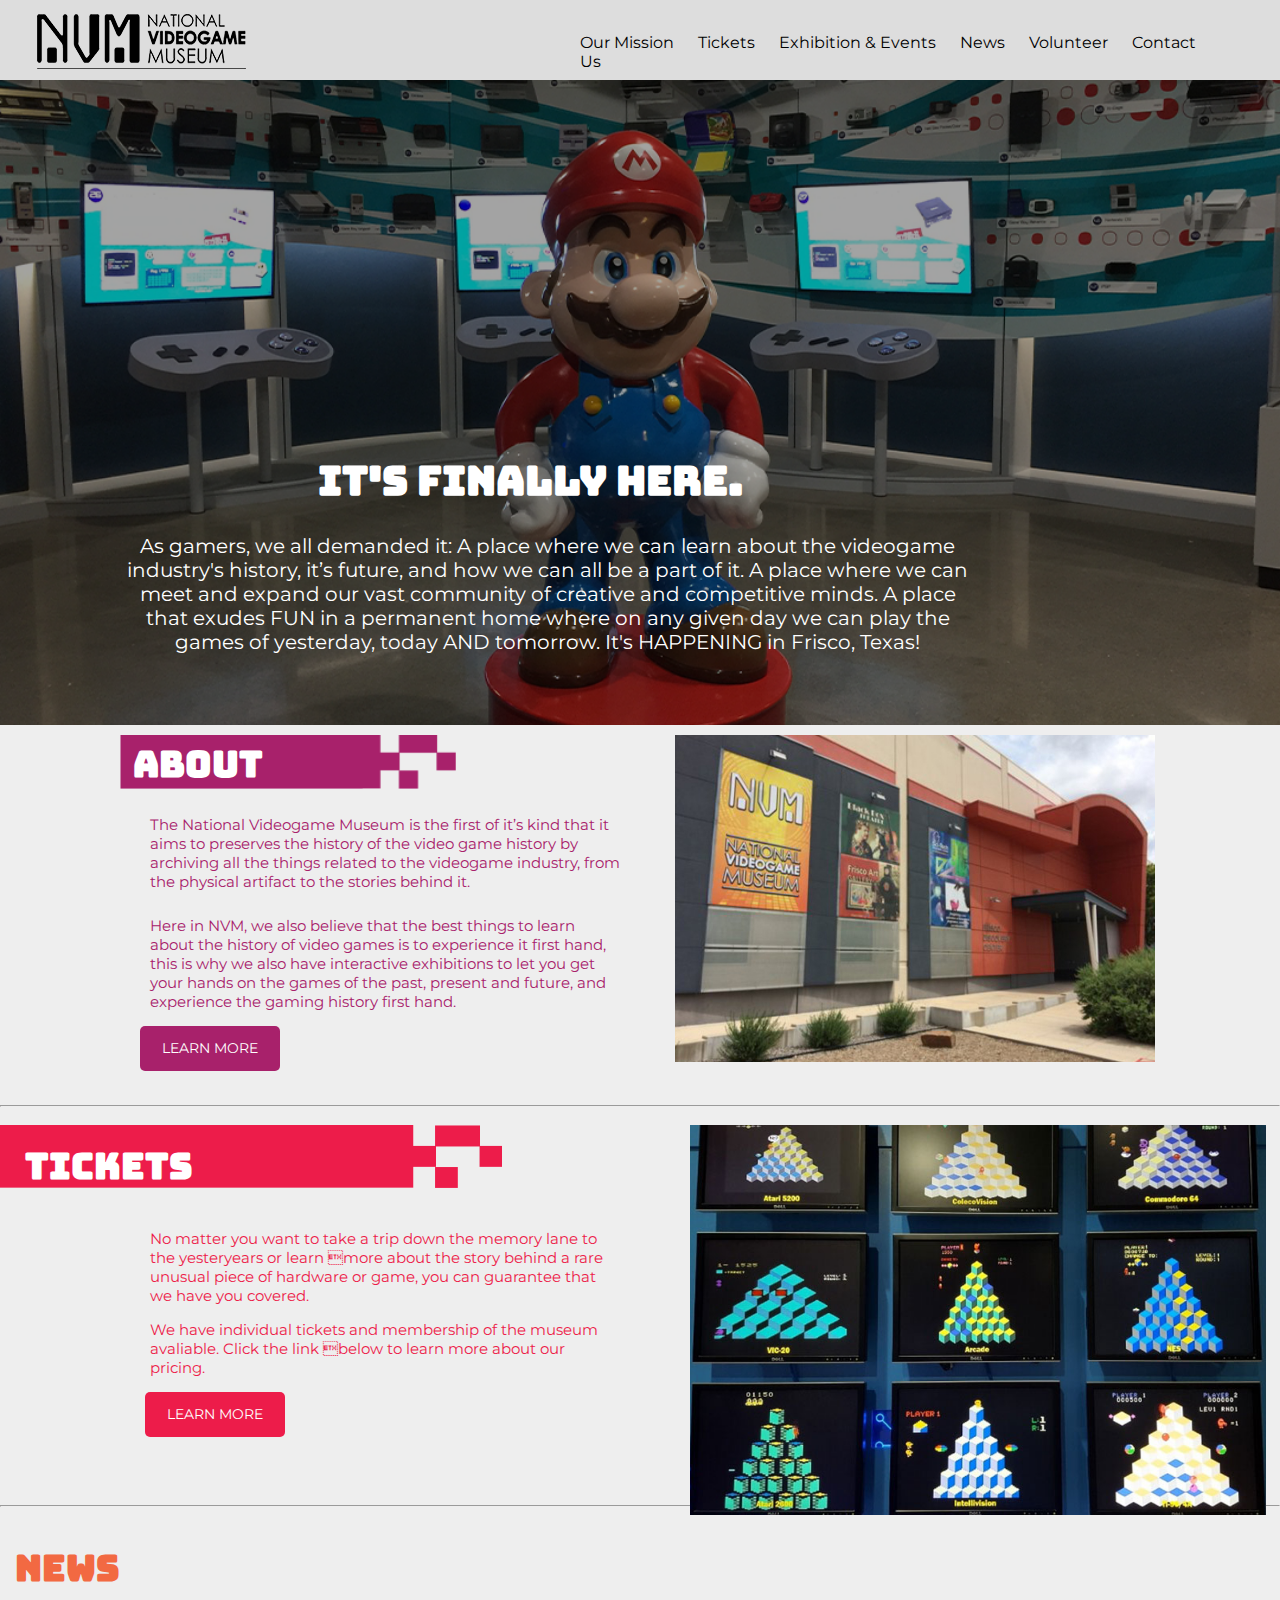
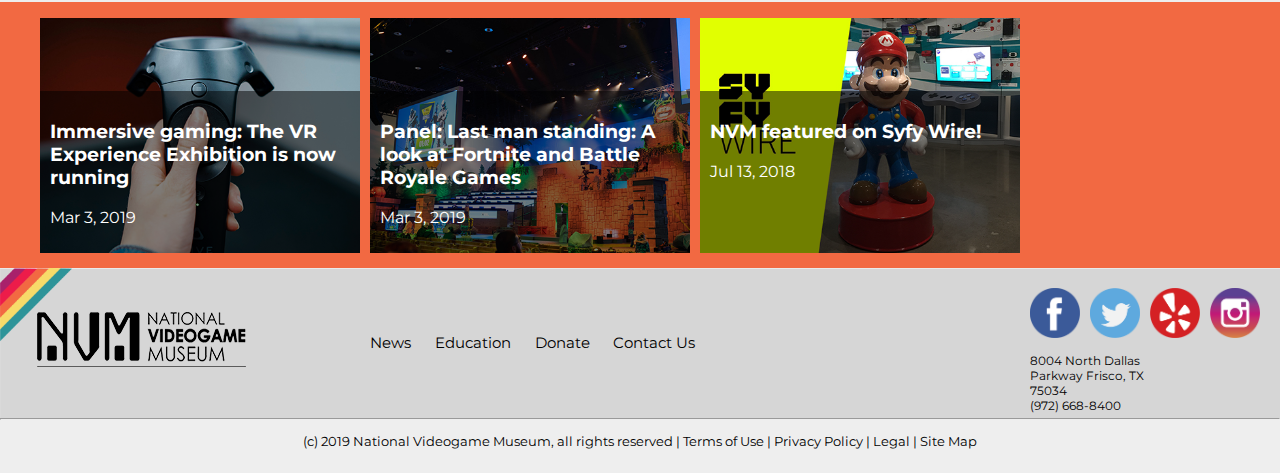
<file: index.html>
<!doctype html>
<html>
<head>
<meta charset="UTF-8">
<link href="css/index_style.css" rel="stylesheet" type="text/css">
<link href="https://fonts.googleapis.com/css?family=Bungee|Montserrat" rel="stylesheet">
<title>www.nvmusa.com/index</title>
</head>

<body>
	<div id="container">
	<!--------------------------HEADER------------------------------->	
	<header>
		<div id="logo">
			<a href="index.html">
				<img src="images/Small_Logo.png" class="bottom" alt="Welcome to NVM!">	
				<img src="images/Small_Logo.png" class="top" alt="Welcome to NVM!">
			</a>
		</div>
		
		<nav>
			<ul>
				<li><a href="our-mission.html">Our Mission</a></li>
				<li><a href="our-mission.html">Tickets</a></li>
				<li><a href="exhibition-and-events.html">Exhibition & Events</a></li>
				<li><a href="news.html">News</a></li>
				<li><a href="volunteer.html">Volunteer</a></li>
				<li><a href="contacts.html">Contact Us</a></li>
			</ul>
		</nav>
	</header>
	<!-----------------------HERO IMAGE------------------------------>
	<div id="hero_image">
		<img src="images/hero-image-tinted.png" alt="header">	
				<div id="heroimage_textbox">
					<h1>It's finally here.</h1>
					<p>As gamers, we all demanded it: A place where we can learn about the videogame industry's history, it’s future, and how we can all be a part of it. A place where we can meet and expand our vast community of creative and competitive minds. A place that exudes FUN in a permanent home where on any given day we can play the games of yesterday, today AND tomorrow. It's HAPPENING in Frisco, Texas! </p>
				</div>
		
		</div>	
		
		
	<!-----------------------about------------------------------------>
		<div id="about">
		
		<div id="about_left">
			<div id="about_textbox">
				<div id="about_banner">
					<img src="images/about_header-07.png">
					<h1>About</h1>
				</div>
				
				<p>The National Videogame Museum is the first of it’s kind that it aims to preserves the history of the video game history by archiving all the things related to the videogame industry, from the physical artifact to the stories behind it. </p>

				<p>Here in NVM, we also believe that the best things to learn about the history of video games is to experience it first hand, this is why we also have interactive exhibitions to let you get your hands on the games of the past, present and future, and experience the gaming history first hand. </p>	
				<a href="#"><div class="button_about">LEARN MORE</div></a>
			</div>
		</div>
		<div id="about_right">
			<div id="about_image">
				<img src="images/nvm-exterior-720x490.jpg" alt="exterior" height="200">
			</div>
		</div>
	</div>
	
	<hr>
	<!-------------------------Tickets-------------------------------->
<div id="tickets">
	<div id="tickets_left">
		
		<div id="tickets_banner">
			<img src="images/tickets_banner.png">
				 <h1>Tickets</h1>
			</div>
		<div id="tickets_textbox">
		  <p>No matter you want to take a trip down the memory lane to the yesteryears or learn more about the story behind a rare unusual piece of hardware or game, you can guarantee that we have you covered. </p>

		  <p>We have individual tickets and membership of the museum avaliable. Click the link below to learn more about our pricing. </p>
			<a href="#"><div class="button_tickets">LEARN MORE</div></a>
		</div>
	</div>	
		<div id="tickets_right">
			<div id="tickets_image">
				<img src="images/same-game-different-console" alt="Same Game, different console">
			</div>			
	 	</div>
</div>
<hr>
	<!-------------------------------------NEWS----------------------------------------------->
	
<div id="news-header">
	<h1>News</h1>
</div>
	<div id="news">
		 <ul style="list-style-type:none;">
			<li>
				<div class="box1">
					<img src="images/vr-exhibition-490x360.jpg" alt="Immersive gaming: The VR Experience Exhibition now running">
					<div class="text1">
						<h3>Immersive gaming: The VR Experience Exhibition is now running</h3> <p>Mar 3, 2019</p>
					</div>
				</div>
			</li>
	
			<li>
				<div class="box2">
					<img src="images/Fortnite-490x360.jpg" alt="Panel: Last man standing: A look at Fortnite and Battle Royale Games">
					<div class="text2">
						<h3>Panel: Last man standing: A look at Fortnite and Battle Royale Games</h3> <p>Mar 3, 2019</p>
					</div>
				</div>
			</li>
	
			<li>
				<div class="box3">
					<img src="images/Featured-on-Syfy-Wire-490x360.jpg" alt="NVM featured on Syfy Wire!">
					<div class="text3">  
						<h3>NVM featured on Syfy Wire! </h3>
						<p>Jul 13, 2018</p>
					</div>
				
				</div>
			</li>
	  </ul>
</div> 
	<!-------------------------------Footer--------------------------------->
<footer>
	<div id="left_footer">
		<div id="footer_logo">
		<a href="index.html">
		<img src="images/Small_Logo.png" alt="Back to the homepage">
		</a>
	</div>
	</div>	
	
	<div id="middle_footer">
			
		<div id="footer_links">
			<ul>
				<li><a href="news.html">News</a></li>
				<li><a href="education.html">Education</a></li>
				<li><a href="donate.html">Donate</a></li>
				<li><a href="contacts.html">Contact Us</a></li>
			</ul>
		</div>
		
		</div>
	<div id="right_footer">
		<div id="social">
			<div id="facebook">
				<img src="images/facebook_icon.png" width="30">
			</div>
			
			<div id="twitter">
				<img src="images/twitter_icon.png">
			</div>
			
			<div id="yelp">
				<img src="images/yelp_icon.png">
			</div>
			
			<div id="instagram">
				<img src="images/instagram_icon.png">
			</div>
		</div>
		<div id="address">
			<p>
				8004 North Dallas Parkway
				Frisco, TX 75034<br>
				(972) 668-8400
			</p>
		</div>
	</div>
</footer>	
		<hr>
		<div id="legal">
			<p>(c) 2019 National Videogame Museum, all rights reserved | Terms of Use | Privacy Policy | Legal | Site Map</p></div>
		
	</div>
</body>
</html>
</file>
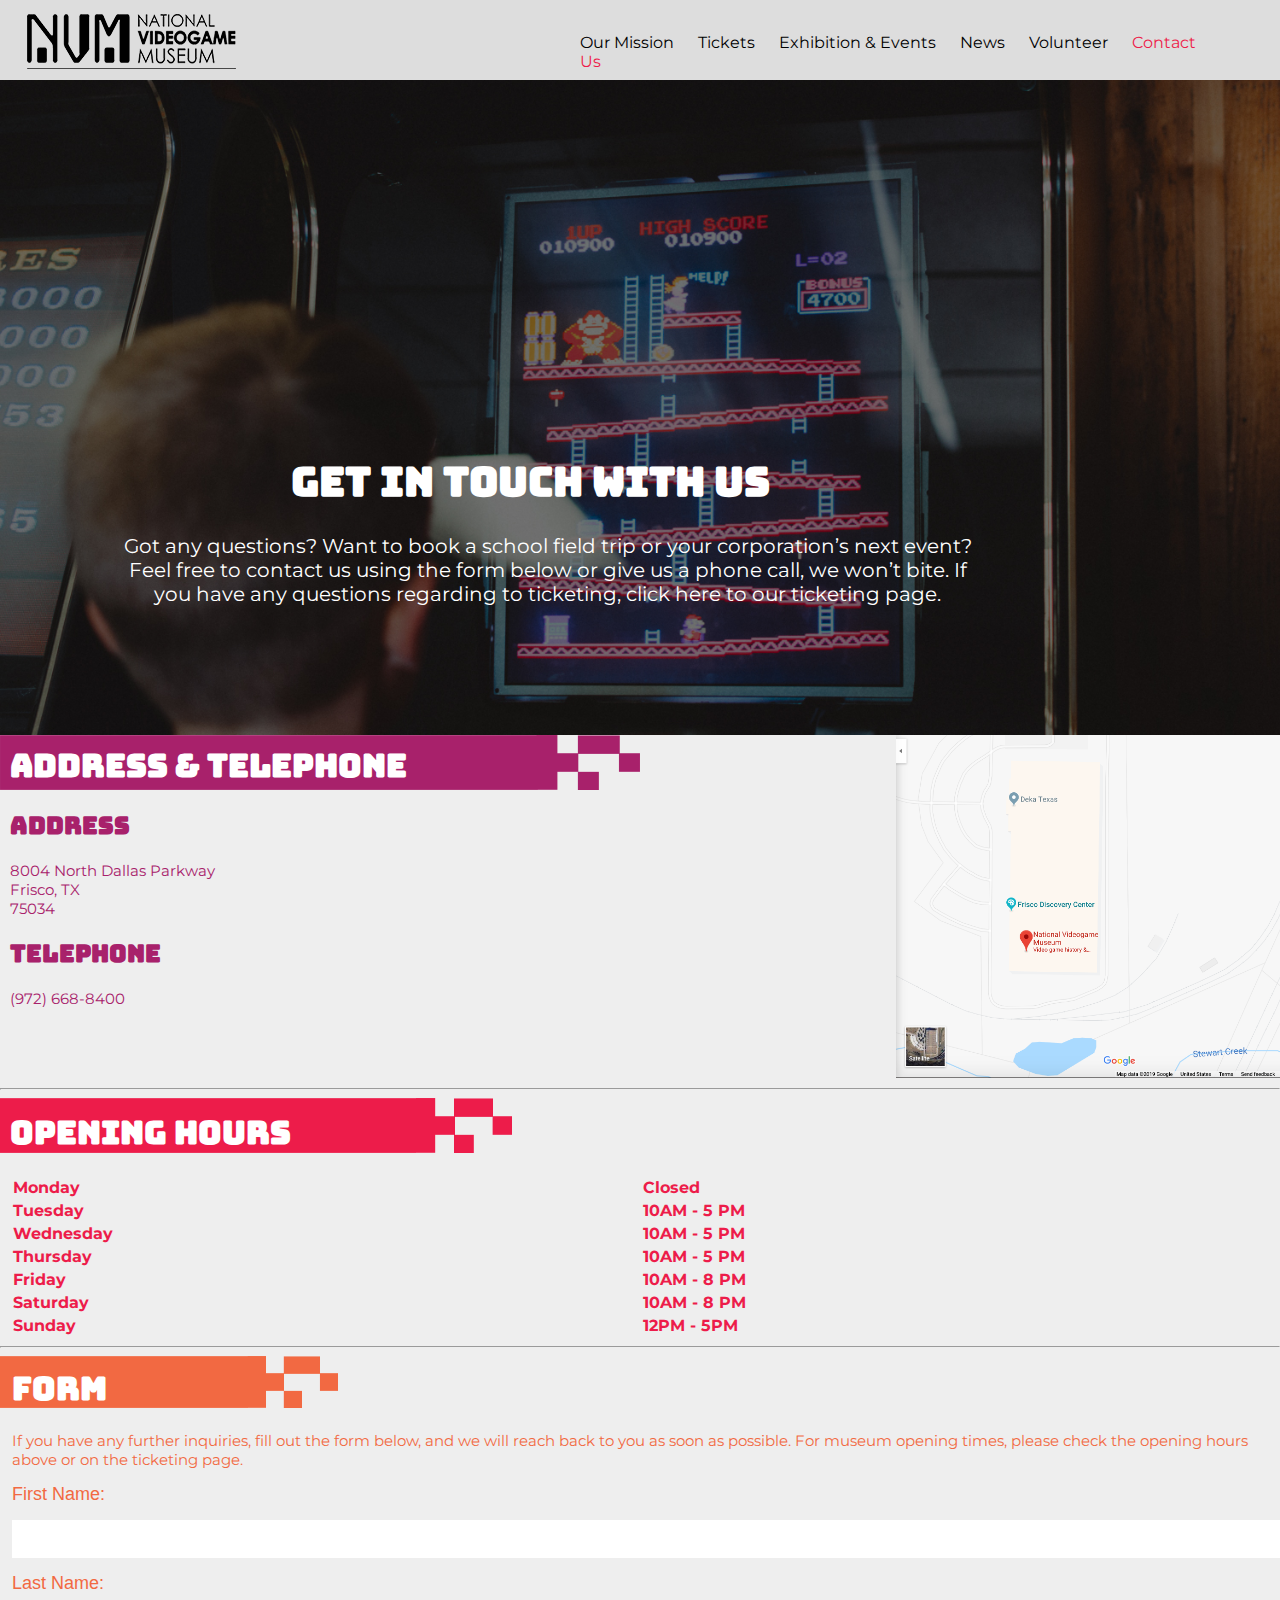
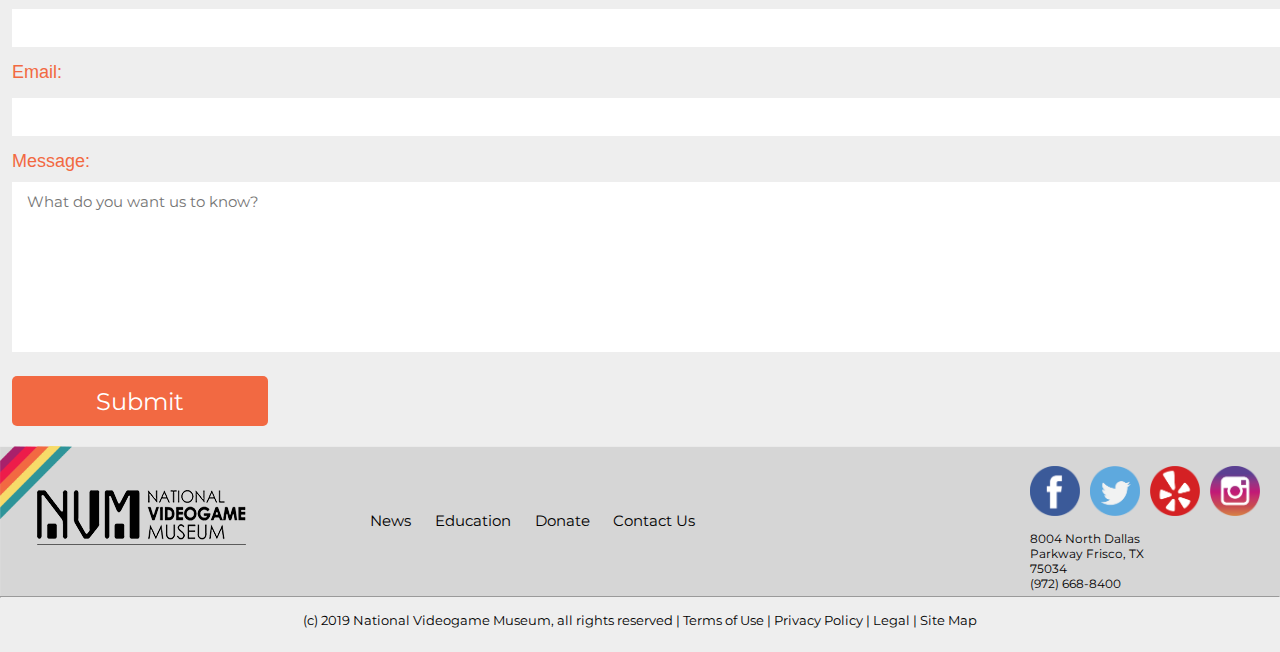
<file: contacts.html>
<!doctype html>
<html>
<head>
<meta charset="UTF-8">
<link href="css/contacts.css" rel="stylesheet" type="text/css">
<link href="https://fonts.googleapis.com/css?family=Bungee|Montserrat" rel="stylesheet">
<title>Contacts</title>
</head>
	
	<body>
	<div id="container">
	<!--------------------------HEADER------------------------------->	
	<header>
		<div id="logo">
			<a href="index.html">
			<img src="images/Small_Logo.png" class="bottom" alt="Welcome to NVM!">
			<img src="images/Small_Logo.png" class="top" alt="Welcome to NVM!">
			</a>
		</div>
		
		<nav>
			<ul>
				<li><a href="our-mission.html">Our Mission</a></li>
				<li><a href="our-mission.html">Tickets</a></li>
				<li><a href="exhibition-and-events.html">Exhibition & Events</a></li>
				<li><a href="news.html">News</a></li>
				<li><a href="volunteer.html">Volunteer</a></li>
				<li><a href="contact.html" class="active">Contact Us</a></li>
			</ul>
		</nav>
	</header>
		
	<!--------------------------------Hero Image------------------------------------>
		
		<div id="hero_image">
		<img src="images/hero-image-contacts.jpg" alt="header">	
				<div id="heroimage_textbox">
					<h1>Get in touch with us</h1>
					<p>Got any questions? Want to book a school field trip or your corporation’s next event? Feel free to contact us using the form below or give us a phone call, we won’t bite. If you have any questions regarding to ticketing, click here to our ticketing page. </p>
				</div>
		</div>	
	<!--------------------------------Address & Telephone------------------------------------>
		<div id="address-and-telephone">
			<div id="address-and-telephone-left">
					<div id="address-and-telephone-banner">
						<img src="images/address-and-telephone-banner.png">
						<h1>Address & Telephone</h1>
					</div>
					
					<div id="address-and-telephone-textbox">
						<h2>Address</h2>
						<p>8004 North Dallas Parkway<br>
						Frisco, TX <br>
						75034</p>
						
						<h2>Telephone</h2>
						<p>(972) 668-8400</p>
					</div>	
				</div>
			<div id="address-and-telephone-right">
				<img src="images/map.png">
			</div>
		</div>
		<hr>
		
		<!-------------Opening Hours----------------->
		<div id="opening-hours">
			<div id="opening-hours-banner">
				<img src="images/opening-hours-banner.png">
				<h1>Opening Hours</h1>
			</div>
			<table id="opening-hours-table">
				<tr>
					<th>Monday</th>
					<th>Closed</th>
				</tr>
				<tr>
					<th>Tuesday</th>
					<th>10AM - 5 PM</th>
				</tr>
				<tr>
					<th>Wednesday</th>
					<th>10AM - 5 PM</th>
				</tr>
				<tr>
					<th>Thursday</th>
					<th>10AM - 5 PM</th>
				</tr>
				<tr>
					<th>Friday</th>
					<th>10AM - 8 PM</th>
				</tr>
				<tr>
					<th>Saturday</th>
					<th>10AM - 8 PM</th>
				</tr>
				<tr>
					<th>Sunday</th>
					<th>12PM - 5PM</th>
				</tr>
			</table>
		</div>
		<hr>
		
		<!---------Form--------->
		<div id="form">
			<div id="form-header">
				<img src="images/form-banner.png">
				<h1>Form</h1>
			</div>
			<div id="form-text">
				<p>If you have any further inquiries, fill out the form below, and we will reach back to you as soon as possible. For museum opening times, please check the opening hours above or on the ticketing page.</p>
			</div>
			<div id="form-fill">
				<form action="/submission.php">
					<label for="fname">First Name:</label><br>
						<input type="text" name="firstname"><br>
					<label for="lname">Last Name:</label><br>
						<input type="text" name="lastname"><br>
					<label for="email">Email:</label><br>
						<input type="text" name="email"><br>
					<label for="message">Message:</label><br>
						<textarea id="message" name="message" placeholder="What do you want us to know?"></textarea>
					<input type="submit" value="Submit">	
			  </form>
			</div>
		</div>
			<!-------------------------------Footer--------------------------------->
<footer>
	<div id="left_footer">
		<div id="footer_logo">
		<a href="index.html">
		<img src="images/Small_Logo.png" class="bottom" alt="Back to the homepage">
		</a>
	</div>
	</div>	
	
	<div id="middle_footer">
			
		<div id="footer_links">
			<ul>
				<li><a href="news.html">News</a></li>
				<li><a href="education.html">Education</a></li>
				<li><a href="donate.html">Donate</a></li>
				<li><a href="contact.html">Contact Us</a></li>
			</ul>
		</div>
		
		</div>
	<div id="right_footer">
		<div id="social">
			<div id="facebook">
				<a href="https://www.facebook.com/nvmusa/">
					<img src="images/facebook_icon.png" width="30">
				</a>
			</div>
			
			<div id="twitter">
				<img src="images/twitter_icon.png">
			</div>
			
			<div id="yelp">
				<img src="images/yelp_icon.png">
			</div>
			
			<div id="instagram">
				<img src="images/instagram_icon.png">
			</div>
		</div>
		<div id="address">
			<p>
				8004 North Dallas Parkway
				Frisco, TX 75034<br>
				(972) 668-8400
			</p>
		</div>
	</div>
</footer>	
		<hr>
		<div id="legal">
			<p>(c) 2019 National Videogame Museum, all rights reserved | Terms of Use | Privacy Policy | Legal | Site Map</p></div>
	</div>	
</body>
</html>
</file>
<file: css/index_style.css>
@charset "UTF-8";
/* CSS Document */

#container{
	width:100%;
	height:auto;
	margin:0 auto;/*TBRL*/
	
}

body{
	background-color:#eeeeee;
	margin:0;
	padding:0;
}

#logo{
	width:222px;
	height:80px;
	float:left;
	margin-left:20px;
}

#logo img{
	width:222px;
	height:80px;
	position:absolute;
	margin-left:0px;
	margin-top:0;
	transition: all 0.5s ease-in-out;	
	-webkit-transition: all 0.5s ease-in-out;
	-moz-transition: all 0.5s ease-in-out;
}

#logo img.bottom{
	width:222px;
	height:80px;
	position:absolute;
	opacity:0.5;
}

#logo img.top:hover{opacity:0;}

header{
		width:100%;
		height:80px;
		float:center;
		padding:0 0 0 10px;
		background-color:#DDDDDD;
	}

nav{
	width:700px;
	height:22px;
	float:right;
	background-color:light-blue;
	margin-right:30px;
	margin-top:30px;
	margin-left:30px;
}


nav ul{
	list-style-type:none;
	padding:3px 20px;
	height:auto;
	margin-top:0;
}

nav li{
	display:inline;
	padding-right:20px;
	font-family:'Montserrat', sans-serif;
	font-size:16px;
}

nav a{
	color:#000000;
	text-decoration:none;
}

nav a:hover{
	color:#A504C7;
	text-decoration:none;	
}


#hero_image{
	width:100%;
	height:645px;
	float:left;
}

#hero_image img{
	width:100%;
	height:auto;
}

#hero_image img{
	width:100%;
	position:relative;
	z-index:-1;
}

#heroimage_textbox{
	width:1050px;
	height:200px;
	/*float:right;*/
	text-align:center;
	margin-top:-400px; /*Up and Left margin are negative*/
	margin-right:100px;
}

#heroimage_textbox h1{
	font-family:'Bungee', cursive;
	color:white;
	text-align:center;
	font-size:40px;
	margin-top:-100px;
	margin-left:10px;
}

#heroimage_textbox p{
	font-family:'Montserrat', sans-serif;
	color:white;
	text-align:center;
	font-size:20px;
	margin-top:25px;
	margin-left:120px;
	margin-bottom:0px;
	margin-right:75px;
}
#about{
	width:100%;
	height:380px;
	float:left;
	background-color:#eeeeee;
}

#about_left{
	width:50%;
	height:360px;
	float:left;
	background-color:#eeeeee;
}

#about_textbox{
	width:480px;
	height:360px;
	float:right;
	margin:10px 20px 0px 10px;
	/*background-color:gray;*/
}

#about_banner{
	width:100%;
	height:55px;
	margin-left:-20px;
}

#about_banner img{
	width:70%;
	height:auto;
	position:relative;
}

#about_banner h1{
	font-family:'Bungee', cursive;
	position:relative;
	color:#ffffff;
	text-align:left;
	font-size:36px;
	margin-top:-53px;
	margin-left:13px;
}

#about_textbox p{
	font-family:'Montserrat', sans-serif;
	color:#a8216b;
	font-size:15px;
	margin-top:25px;
	margin-bottom:15px;
	margin-left:10px;
}

#about .button_about{
	width:120px;
	height:25px;
	line-height:25px;
	margin: 0 auto;
	/*border:3px solid #b23133;*/
	clear:both;
	float:left;
	background-color:#a8216b;
	font-family:'Montserrat', sans-serif;
	font-size:14px;
	padding:10px;
	text-align:center;
	color:white;
	border-radius:5px;
}

#about .button_about:hover{
	width:120px;
	height:25px;
	line-height:25px;
	border:1px solid #a8216b;
	margin: 0 auto;
	clear:both;
	float:left;
	background-color:white;
	font-family:'Montserrat', sans-serif;
	font-size:14px;
	padding:10px;
	text-align:center;
	color:#a8216b;
	border-radius:5px;
	-webkit-transition:all 0.5s ease 0s;
	-moz-transition:all 0.5s ease 0s;
}

#about_right{
	width:50%;
	height:380px;
	float:right;
	background-color:#eeeeee;
}

#about_image{
	width:600px;
	height:350px;
	float:left;
	margin-top:10px;
	margin-left:35px;
}

#about_image img{
	width:80%;
	height:auto;
}

#tickets{
	width:100%;
	height:380px;
	float:left;
	background-color:#eeeeee;
	margin-top:10px;
}

#tickets_banner{
	width:100%;
	height:auto;
	float:left;
	margin-left:-10px;
	/*background-color:blue;*/
}

#tickets_banner img{
	width:80%;
	height:auto;
	position:relative;
	/*z-index:-1;*/
}

#tickets_banner h1{
	font-family:'Bungee', cursive;
	color:#ffffff;
	text-align:left;
	font-size:36px;
	position:relative;
	z-index:1;
	margin-top:-50px;
	margin-left:35px;
}


#tickets_left{
	width:50%;
	height:300px;
	float:left;
	/*background-color:red;*/
}

#tickets_textbox{
	width:500px;
	height:360px;
	float:right;
	margin:0 20px 0 5px;
	/*background-color:yellow;*/
	clear:both; /**/
}


#tickets_textbox p{
	font-family:'Montserrat', sans-serif;
	color:#ed1c4a;
	font-size:15px;
	margin-bottom:15px;
	margin-left:30px;
}

#tickets_textbox .button_tickets{
	width:120px;
	height:25px;
	line-height:25px;
	margin: 0 auto;
	/*border:3px solid #b23133;*/
	clear:both;
	float:left;
	background-color:#ed1c4a;
	font-family:'Montserrat', sans-serif;
	font-size:14px;
	padding:10px;
	text-align:center;
	color:white;
	border-radius:5px;
	margin-left:25px;
}

#tickets_textbox .button_tickets:hover{
	width:120px;
	height:25px;
	line-height:25px;
	border:1px solid #ed1c4a;
	margin: 0 auto;
	clear:both;
	float:left;
	background-color:white;
	font-family:'Montserrat', sans-serif;
	font-size:14px;
	padding:10px;
	text-align:center;
	color:#ed1c4a;
	border-radius:5px;
	-webkit-transition:all 0.5s ease 0s;
	-moz-transition:all 0.5s ease 0s;
	margin-left:25px;
}

#tickets_right{
	width:50%;
	height:300px;
	float:right;
	background-color:#eeeeee;
}

#tickets_image{
	width:90%;
	height:190px;
	float:left;
	margin-top:0px;
	margin-left:50px;
	margin-bottom:30px;
}

#tickets_image img{
	width:100%;
	height:auto;
	/*width:80%;
	height:auto;
	float:left;
	/*margin-top:-175px;
	margin-left:-680px;*/
}

#news-header{
	width:100%;
	height:auto;
	float:left;
	background-color:#eeeeee;
	display: inline-block;
	padding: 5px 0 10px 0;
}

#news-header h1{
	font-family:'Bungee', cursive;
	color:#f26942;
	text-align:left;
	font-size:36px;
	margin-bottom:0px;
	margin-left:15px;
}

#news{
	width:100%;
	height:auto;
	float:left;
	background-color:#F26942;
}

.box1, .box2, .box3{
	position:relative;
	width:320px;
	height:230px;
	background-color:#287051;
}

.box1 img, .box2 img, .box3 img{
	width:320px;
	height:auto;
	vertical-align:middle;
}

.text1 h3, .text2 h3, .text3 h3{
	font-family:'Montserrat',sans-serif;
	color:white;
	text-align:left;
} 

.text1 p, .text2 p, .text3 p{
	font-family:'Montserrat',sans-serif;
	color:white;
	text-align:left;
} 

.text1, .text2{
	position: relative;
  bottom: 162px;
  background: rgb(0, 0, 0); /* Fallback color */
  background: rgba(0, 0, 0, 0.5); /* Black background with 0.5 opacity */
  color: #f1f1f1;
  width: 93.6%;
  padding: 10px;
}

.text3{
	position: relative;
  bottom: 162px;
  background: rgb(0, 0, 0); /* Fallback color */
  background: rgba(0, 0, 0, 0.5); /* Black background with 0.5 opacity */
  color: #f1f1f1;
  width: 93.6%;
	height:142px;
  padding: 10px;
}


#news li{
	display:inline;
	float:left;
	padding:0;
	width:330px;
	height:250px;
	margin-top:0;
}

/*Footer*/
footer{
	width:100%;
	height:150px;
	float:left;
	background-image:url("../images/Footer_Background.png");
	background-size:cover;
}

#left_footer{
	width:25%;
	height:150px;
	/*background-color:red;*/
	float:left;
}

#middle_footer{
	width:50%;
	height:150px;
	float:left;
}

#middle_footer ul{
	list-style-type:none;
	padding:50px 20px 0px 20px;
	height:auto;
	margin-left:20px;
	font-size:15px;
}

#middle_footer li{
	display:inline;
	padding:0px 10px 0px 10px;
	font-family:'Montserrat', sans-serif;
	margin-top:10px;
	text-align:center;
}

#middle_footer a{
	color:#000000;
	text-decoration:none;
}

#middle_footer a:hover{
	color:#A504C7;
	text-decoration:none;	
}


#right_footer{
	width:25%;
	height:150px;
	/*background-color:green;*/
	float:right;
}
#footer_logo{
	width:100%;
	height:auto;
	float:left;
	margin: 30px 0px 0px 30px;
}

#social{
	width:230px;
	height:50px;
	float:right;
	margin-top:20px;
	margin-right:20px;
}

#facebook{
	width:50px;
	height:50px;
	float:left;
	margin-right:10px;
}

#facebook img{
	width:50px;
	height:50px;
}

#twitter{
	width:50px;
	height:50px;
	margin-right:10px;
	float:left;
}

#twitter img{
	width:50px;
	height:50px;
}

#yelp{
	width:50px;
	height:50px;
	margin-right:10px;
	float:left;
}

#yelp img{
	width:50px;
	height:50px;
}

#instagram{
	width:50px;
	height:50px;
	margin-left:0px;
	float:left;
}

#instagram img{
	width:50px;
	height:50px;
}
#address{
	width:235px;
	height:90px;
	/*background-color:darkgoldenrod;*/
	float:right;
	margin-top:10px;
	margin-right:0px;
}

#address p{
	margin-top:0px;
	font-family:'Montserrat', sans-serif;
	font-size:12px;
	width:150px;
	float:right;
	margin-top:5px;
	margin-right:100px;
}


#legal{
	width:100%;
	height:40px;
}

#legal{
	text-align:center;
	font-family:'Montserrat', sans-serif;
	font-size:10pt;
	/*padding:2px 5px 2px 5px;*/
	margin-top:10px;
}
</file>
<file: css/contacts.css>
@charset "UTF-8";
/* CSS Document */

#container{
	width:100%;
	height:auto;
	margin:0 auto;/*TBRL*/
	
}

body{
	background-color:#eeeeee;
	margin:0;
	padding:0;
}

#logo{
	width:222px;
	height:80px;
	float:left;
	background-color:none;
	margin-left:10px;
}

#logo img{
	width:222px;
	height:80px;
	position:absolute;
	margin-left:0px;
	margin-top:0;
	transition: all 0.5s ease-in-out;	
	-webkit-transition: all 0.5s ease-in-out;
	-moz-transition: all 0.5s ease-in-out;
}

#logo img.bottom{
	width:222px;
	height:80px;
	position:absolute;
	opacity:0.5;
}

#logo img.top:hover{opacity:0;}

header{
		width:100%;
		height:80px;
		float:center;
		padding:0 0 0 10px;
		background-color:#DDDDDD;
	}

nav{
	width:700px;
	height:22px;
	float:right;
	background-color:light-blue;
	margin-right:30px;
	margin-top:30px;
	margin-left:30px;
}


nav ul{
	list-style-type:none;
	padding:3px 20px;
	height:auto;
	margin-top:0;
}

nav li{
	display:inline;
	padding-right:20px;
	font-family:'Montserrat', sans-serif;
	font-size:16px;
}

nav a{
	color:#000000;
	text-decoration:none;
}

nav a:hover{
	color:#A504C7;
	text-decoration:none;	
}

nav a.active{color:#ed1c4a;
}

#hero_image{
	width:100%;
	height:645px;
	float:left;
}

#hero_image img{
	width:100%;
	height:auto;
}

#hero_image img{
	width:100%;
	position:relative;
	z-index:-1;
}

#heroimage_textbox{
	width:1050px;
	height:200px;
	/*float:right;*/
	text-align:center;
	margin-top:-400px; /*Up and Left margin are negative*/
	margin-right:100px;
}

#heroimage_textbox h1{
	font-family:'Bungee', cursive;
	color:white;
	text-align:center;
	font-size:40px;
	margin-top:-100px;
	margin-left:10px;
}

#heroimage_textbox p{
	font-family:'Montserrat', sans-serif;
	color:white;
	text-align:center;
	font-size:20px;
	margin-top:25px;
	margin-left:120px;
	margin-bottom:0px;
	margin-right:75px;
}

/*Address and Telephone*/

#address-and-telephone{
	width:100%;
	height:auto;
	float:left;
	margin:10px 0px;
}

#address-and-telephone-left{
	width:50%;
	height:auto;
	float:left;
	background-color:#eeeeee;
}

#address-and-telephone-banner{
	width:100%;
	height:55px;
}

#address-and-telephone-banner img{
	width:100%;
	height:55px;
	margin-left:0px;
}

#address-and-telephone-banner h1{
	font-family:'Bungee', cursive;
	color:#ffffff;
	text-align:left;
	font-size:32px;
	margin-top:-50px;
	margin-left:10px;
	z-index:1;
}

#address-and-telephone-textbox{
	margin-left:10px;
}

#address-and-telephone-textbox h2{
	font-family:'Bungee', cursive;
	color:#a8216b;
	text-align:left;
	font-size:24px;
	z-index:1;
}

#address-and-telephone-textbox p{
	font-family:'Montserrat', sans-serif;
	color:#a8216b;
	font-size:15px;
	margin-bottom:15px;
}

#address-and-telephone-right{
	width:50%;
	height:auto;
	float:right;
	background-color:#eeeeee;
}

#address-and-telephone-right img{
	width:60%;
	height:auto;
	float:right;
}

/*Opening Hours*/

#opening-hours{
	width:100%;
	height:auto;
}
#opening-hours-banner img{
	width:40%;
	height:auto;
	margin-left:0px;
}

#opening-hours-banner h1{
	font-family:'Bungee', cursive;
	color:#ffffff;
	text-align:left;
	font-size:32px;
	margin-top:-46px;
	margin-left:10px;
}

#opening-hours-table{
	width:100%;
	height:auto;
	margin-left:10px;
	
}
#opening-hours-table th{
	font-family:'Montserrat', sans-serif;
	text-align:left;
	color:#ed1c4a;
}

/*Form*/

#form{
	width:100%;
	height:auto;
	float:left;
	margin-bottom:10px;
	margin-left:12px;
}

#form-header img{
	width:27%;
	height:auto;
	margin-left:-20px;
}

#form-header h1{
	font-family:"Bungee", cursive;
	color:#ffffff;
	align:left;
	font-size:32px;
	margin-top:-45px;
	margin-left:0px;
}

#form-text p{
	font-family:"Montserrat", sans-serif;
	color:#f26942;
	align:left;
	font-size:15px;
}

input[type=text]{
	width:100%;
	padding:10px 15px;
	margin:15px 0;
	text-align:left;
	border:none;
	font-family:'Montserrat', sans-serif;
	font-size:14px;
}

/*
input[name="firstname,lastname"]{
	width:50%;
	padding:10px 15px;
	margin:5px 0;
	text-align:left;
	font-family:'Montserrat', sans-serif;
	font-size:14px;
}*/

label{
	font-family:"Montserrat-semibold", sans-serif;
	padding:15px 0px;
	font-size:18px;
	color:#f26942;
}

textarea{
	width:100%;
	height:150px;
	padding:10px 15px;
	margin:10px 0;
	border:none;
	font-family:'Montserrat', sans-serif;
	font-size:15px;
}

input[type=submit]{
	width:20%;
	height:50px;
	background-color:#f26942;
	color:white;
	font-family:'Montserrat', sans-serif;
	font-size:24px;
	margin:10px 0;
	border:none;
	border-radius:5px;
	cursor:pointer;
}

input[type=submit]:hover{
	background-color:white;
	color:#f26942;
	font-family:'Montserrat', sans-serif;
	padding:10px;
	text-align:center;
	margin:10px 0;
	border-color:#f26942;
	-webkit-transition:all 0.5s ease 0s;
	-moz-transition:all 0.5s ease 0s;
}


/*Footer*/
footer{
	width:100%;
	height:150px;
	float:left;
	background-image:url("../images/Footer_Background.png");
	background-size:cover;
}

#left_footer{
	width:25%;
	height:150px;
	/*background-color:red;*/
	float:left;
}

#middle_footer{
	width:50%;
	height:150px;
	float:left;
}

#middle_footer ul{
	list-style-type:none;
	padding:50px 20px 0px 20px;
	height:auto;
	margin-left:20px;
	font-size:15px;

}

#middle_footer li{
	display:inline;
	padding:0px 10px 0px 10px;
	font-family:'Montserrat', sans-serif;
	margin-top:10px;
	text-align:center;
}

#middle_footer a{
	color:#000000;
	text-decoration:none;
}

#middle_footer a:hover{
	color:#A504C7;
	text-decoration:none;	
}


#right_footer{
	width:25%;
	height:150px;
	/*background-color:green;*/
	float:right;
}
#footer_logo{
	width:100%;
	height:auto;
	float:left;
	margin: 30px 0px 0px 30px;
}

#social{
	width:230px;
	height:50px;
	float:right;
	margin-top:20px;
	margin-right:20px;
}

#facebook{
	width:50px;
	height:50px;
	float:left;
	margin-right:10px;
}

#facebook img{
	width:50px;
	height:50px;
}

#twitter{
	width:50px;
	height:50px;
	margin-right:10px;
	float:left;
}

#twitter img{
	width:50px;
	height:50px;
}

#yelp{
	width:50px;
	height:50px;
	margin-right:10px;
	float:left;
}

#yelp img{
	width:50px;
	height:50px;
}

#instagram{
	width:50px;
	height:50px;
	margin-left:0px;
	float:left;
}

#instagram img{
	width:50px;
	height:50px;
}
#address{
	width:235px;
	height:90px;
	/*background-color:darkgoldenrod;*/
	float:right;
	margin-top:10px;
	margin-right:0px;
}

#address p{
	margin-top:0px;
	font-family:'Montserrat', sans-serif;
	font-size:12px;
	width:150px;
	float:right;
	margin-top:5px;
	margin-right:100px;
}


#legal{
	width:100%;
	height:40px;
}

#legal{
	text-align:center;
	font-family:'Montserrat', sans-serif;
	font-size:10pt;
	/*padding:2px 5px 2px 5px;*/
	margin-top:10px;
}
</file>
